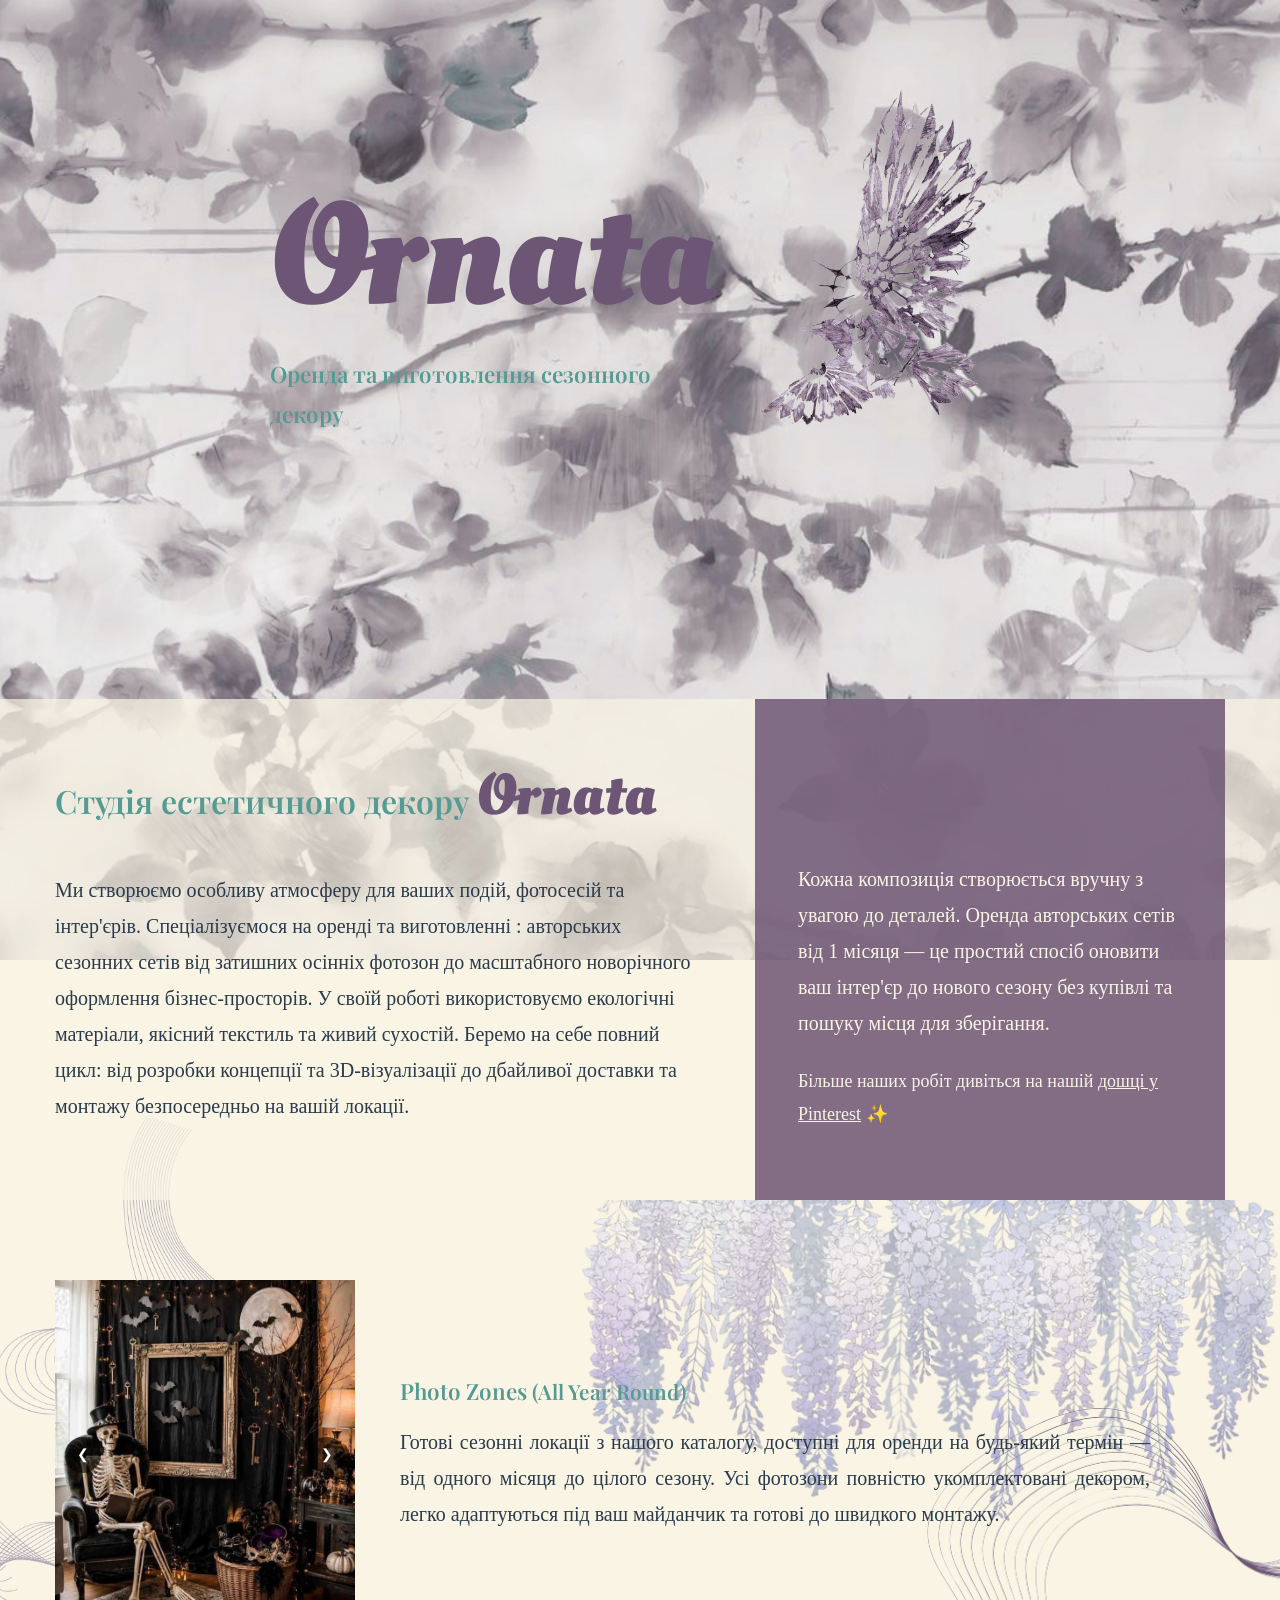
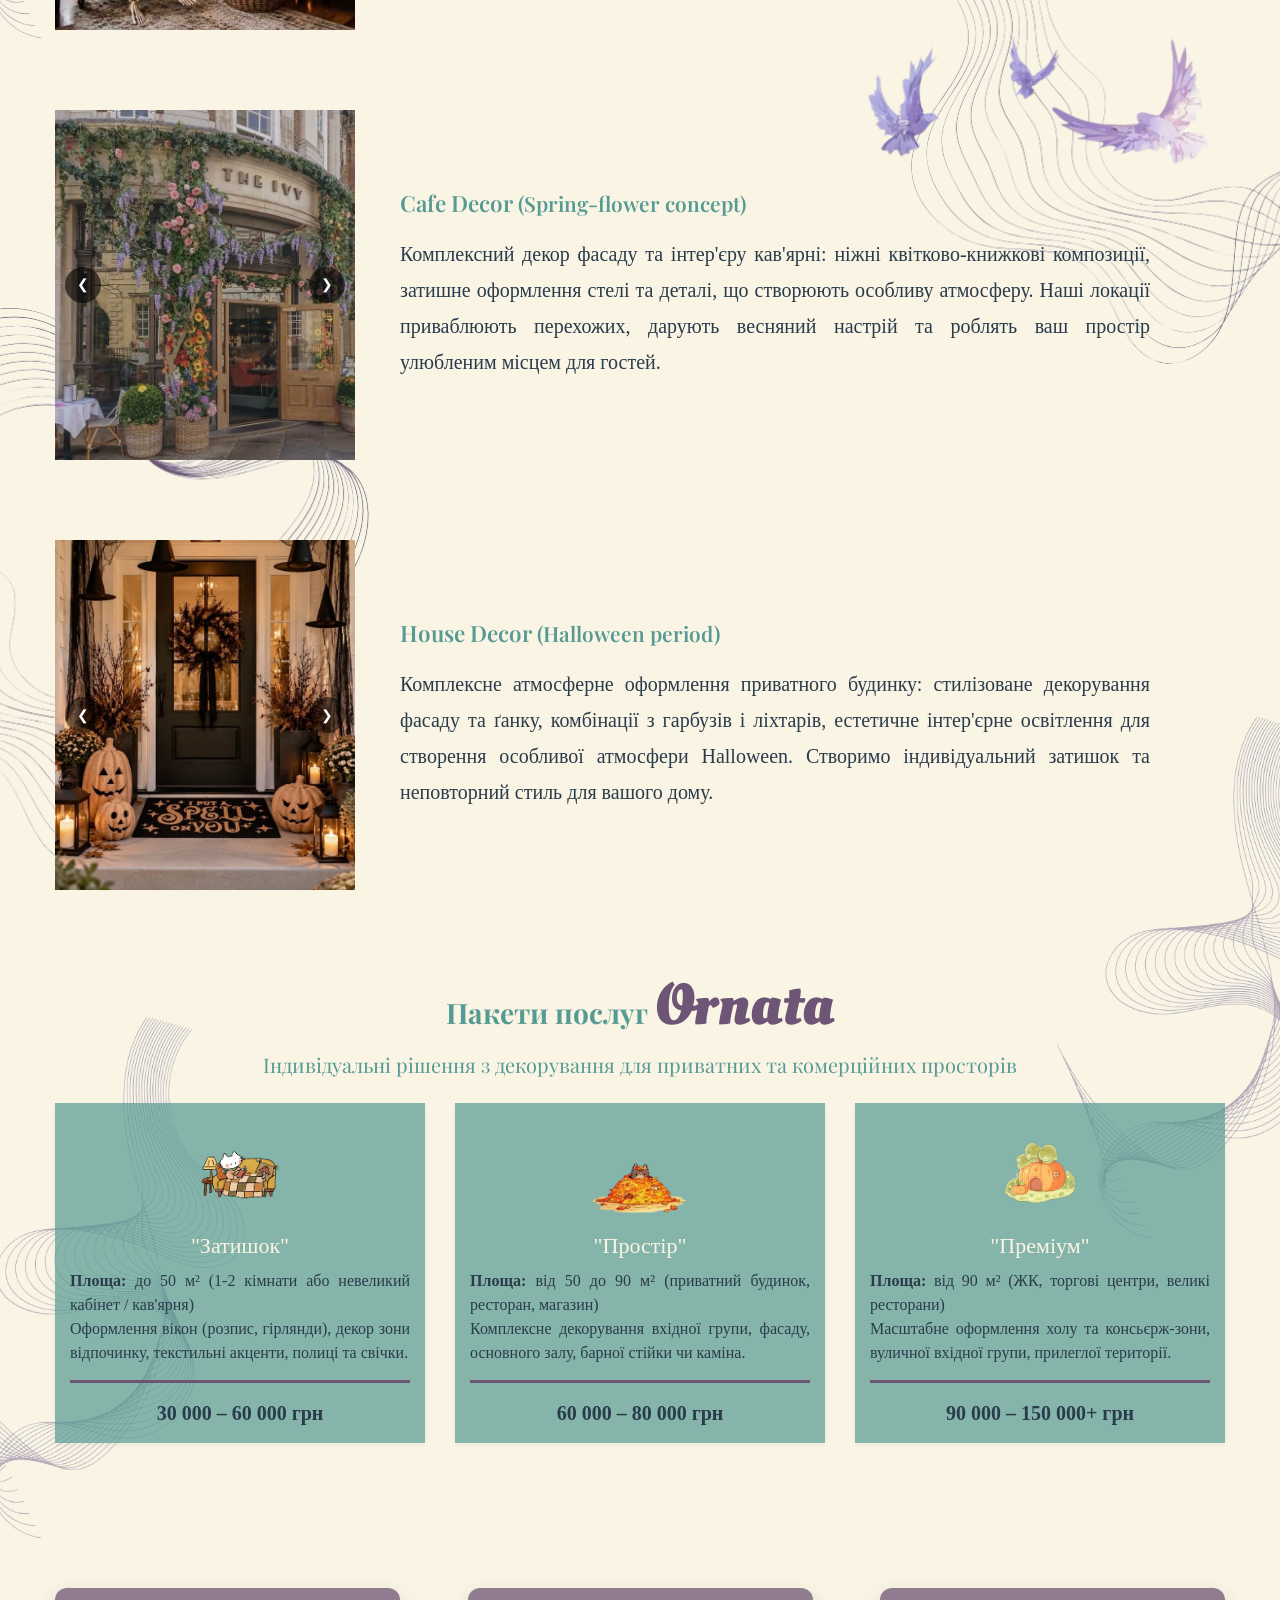
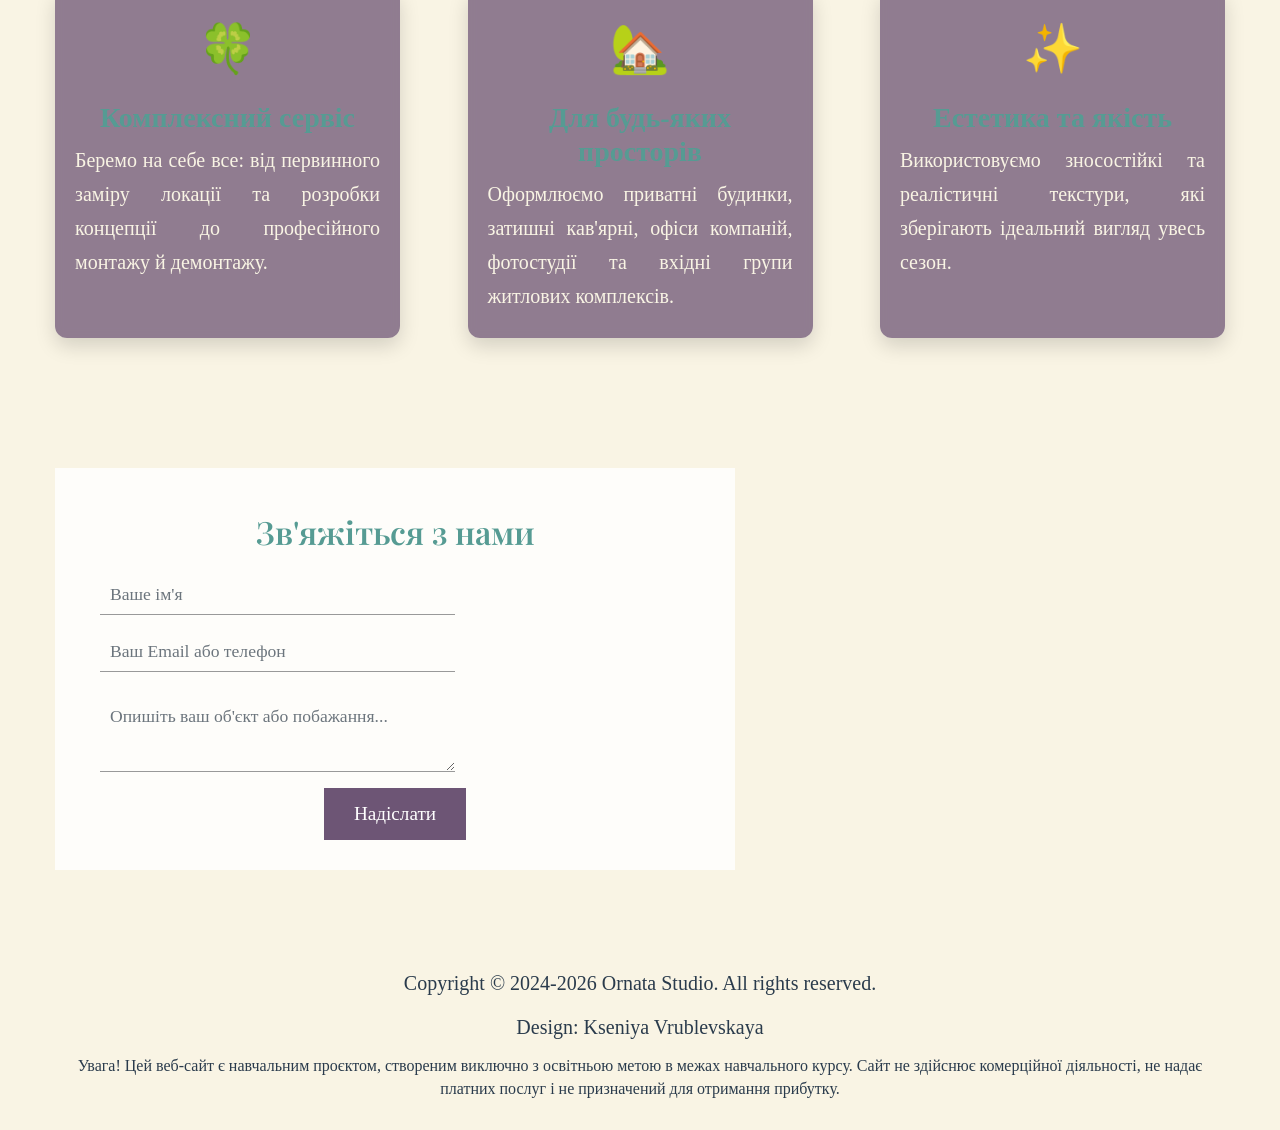
<file: index.html>
<!DOCTYPE html>
<html lang="uk">
  <head>
	  <!-- Google tag (gtag.js) -->
<script async src="https://www.googletagmanager.com/gtag/js?id=G-9XRPGL5DS2"></script>
<script>
  window.dataLayer = window.dataLayer || [];
  function gtag(){dataLayer.push(arguments);}
  gtag('js', new Date());

  gtag('config', 'G-9XRPGL5DS2');
</script>
    <meta charset="UTF-8" />
    <meta name="viewport" content="width=device-width, initial-scale=1.0" />
    <meta http-equiv="X-UA-Compatible" content="ie=edge" />
    <link rel="stylesheet" href="https://fonts.googleapis.com/css?family=Open+Sans:400,600" />
    <link rel="preconnect" href="https://fonts.googleapis.com">
<link rel="preconnect" href="https://fonts.gstatic.com" crossorigin>
<link href="https://fonts.googleapis.com/css2?family=Oleo+Script+Swash+Caps:wght@700&display=swap" rel="stylesheet">
    <link rel="stylesheet" href="css/bootstrap.min.css" />
	<link rel="preconnect" href="https://fonts.googleapis.com">
<link rel="preconnect" href="https://fonts.gstatic.com" crossorigin>
<link href="https://fonts.googleapis.com/css2?family=Playfair+Display:ital,wght@0,400..900;1,400..900&display=swap" rel="stylesheet">
    <link rel="stylesheet" href="css/templatemo-style.css" />
    <title>Ornata</title>
    
<!--
Ornata
-->
  </head>
  <body>
    <!-- Welcome Section -->
    <section id="tmWelcome" class="parallax-window" data-parallax="scroll" data-image-src="img/Ornatabackground.png">
      <div class="container-fluid tm-brand-container-outer">
        <div class="row">
          <div class="col-12">
            <!-- Logo -->
            <div class="mx-auto text-#569b93; tm-brand-container-inner">
              <div class="tm-brand-container text-center" style="display: flex; align-items: center; justify-content: center; gap: 30px;">
                <div class="tm-brand-container text-center" style="display: flex; align-items: center; justify-content: center; gap: 40px;">
                <div style="display: block; text-align: left;">
                    <h1 class="tm-brand-name">Ornata</h1>
                    <p class="tm-brand-description mb-0">Оренда та виготовлення сезонного декору</p>
                </div>
                <img src="img/Ornata logo.png" alt="Ornata Logo" style="max-height: 350px; width: auto; flex-shrink: 0; margin-top: -80px;">
            </div>
              </div>
            </div>
          </div>
        </div>

     <div style="background-color: #f9f4e4B0;" class= "tm-welcome-container">
        <div class="container-fluid">
          <div class="row h-100">
            <!-- Welcome Text -->
            <!-- White transparent bg -->
            <div class="col-md-7 tm-welcome-left-col">
              <div class="tm-welcome-left">
                <h2 class="tm-welcome-title">Студія естетичного декору <span class="brand-accent">Ornata</span></h2>
                <p class="pb-0">
                  Ми створюємо особливу атмосферу для ваших подій, фотосесій та інтер'єрів. Спеціалізуємося на оренді та виготовленні : авторських сезонних сетів від затишних осінніх фотозон до масштабного новорічного оформлення бізнес-просторів.
                   У своїй роботі використовуємо екологічні матеріали, якісний текстиль та живий сухостій. 
				   Беремо на себе повний цикл: від розробки концепції та 3D-візуалізації до дбайливої доставки та монтажу безпосередньо на вашій локації.
				   </p>
              </div>
            </div>
            <!-- Brown bg -->
            <div class="col-md-5"> 
              <div class="tm-welcome-right">
			   <i class="fas fa-4x fa-address-card p-3 tm-welcome-icon"></i>
                <p class="mb-0">
                 Кожна композиція створюється вручну з увагою до деталей. 
				 Оренда авторських сетів від 1 місяця — це простий спосіб оновити ваш інтер'єр до нового сезону без купівлі та пошуку місця для зберігання.
        <p class="mt-4 mb-0" style="font-size: 18px;">
            Більше наших робіт дивіться на нашій <a href="https://pin.it/2Iw46iLky" target="_blank" style="color: #f9f4e4; text-decoration: underline;">дошці у Pinterest</a> ✨
        </p>
    </div>
</div>
                </p>
              </div>
            </div>
          </div>
        </div>
      </div>
    </section>
    <!-- End Welcome section -->

    <!-- Portfolio section -->
    <section id="tmPortfolio">
      <div class="container-fluid">
        <div class="row">
          <div class="col-12">
           <div class="tm-portfolio-item">
  <!-- Блок слайдера #1 -->
  <div class="tm-portfolio-name text-white p-0 position-relative" style="overflow: hidden; width: 300px; height: 350px; min-width: 300px;">
    
    <!-- Слайд 1 -->
    <div class="mySlides-1" style="display: block; width: 100%; height: 100%;">
      <img src="img/9-11.jpg" style="width: 100%; height: 100%; object-fit: cover;">
    </div>

    <!-- Слайд 2 -->
    <div class="mySlides-1" style="display: none; width: 100%; height: 100%;">
      <img src="img/12-2.jpg" style="width: 100%; height: 100%; object-fit: cover;">
    </div>

    <!-- Слайд 3 -->
    <div class="mySlides-1" style="display: none; width: 100%; height: 100%;">
      <img src="img/3-5.jpg" style="width: 100%; height: 100%; object-fit: cover;">
    </div>

    <!-- Слайд 4 -->
    <div class="mySlides-1" style="display: none; width: 100%; height: 100%;">
      <img src="img/6-8.jpg" style="width: 100%; height: 100%; object-fit: cover;">
    </div>

    <!-- Стрелка ВЛЕВО -->
    <button type="button" onclick="plusSlides(-1, 1)" style="position: absolute; top: 50%; left: 10px; transform: translateY(-50%); background: rgba(0,0,0,0.6); color: white; border: none; border-radius: 50%; width: 36px; height: 36px; cursor: pointer; z-index: 10; font-size: 14px; line-height: 1;">
      &#10094;
    </button>

    <!-- Стрелка ВПРАВО -->
    <button type="button" onclick="plusSlides(1, 1)" style="position: absolute; top: 50%; right: 10px; transform: translateY(-50%); background: rgba(0,0,0,0.6); color: white; border: none; border-radius: 50%; width: 36px; height: 36px; cursor: pointer; z-index: 10; font-size: 14px; line-height: 1;">
      &#10095;
    </button>

  </div>

  <div class="tm-portfolio-description">
                <h3 class="tm-brand-description">
                  Photo Zones
                  <span class="tm-title-small">(All Year Round)</span>
                </h3>
                <p class="mb-0">
                 Готові сезонні локації з нашого каталогу, доступні для оренди на будь-який термін — від одного місяця до цілого сезону. 
				 Усі фотозони повністю укомплектовані декором, легко адаптуються під ваш майданчик та готові до швидкого монтажу.
                </p>
              </div>
            </div>

            <div class="tm-portfolio-item">
    
    <!-- блок с каруселью #2 -->
    <div class="tm-portfolio-name text-white p-0 position-relative" style="overflow: hidden; width: 300px; height: 350px; min-width: 300px;">
      
      <!-- Слайд 1 -->
      <div class="mySlides-2" style="display: block; width: 100%; height: 100%;">
        <img src="img/sp4.jpg" style="width: 100%; height: 350px; object-fit: cover;">
      </div>

      <!-- Слайд 2 -->
      <div class="mySlides-2" style="display: none; width: 100%; height: 100%;">
        <img src="img/sp2.jpg" style="width: 100%; height: 350px; object-fit: cover;">
      </div>

      <!-- Слайд 3 -->
      <div class="mySlides-2" style="display: none; width: 100%; height: 100%;">
        <img src="img/sp3.jpg" style="width: 100%; height: 350px; object-fit: cover;">
      </div>

      <!-- Слайд 4 -->
      <div class="mySlides-2" style="display: none; width: 100%; height: 100%;">
        <img src="img/sp1.jpg" style="width: 100%; height: 350px; object-fit: cover;">
      </div>

      <!-- Стрелка ВЛЕВО -->
      <button type="button" onclick="plusSlides(-1, 2)" style="position: absolute; top: 50%; left: 10px; transform: translateY(-50%); background: rgba(0,0,0,0.6); color: white; border: none; border-radius: 50%; width: 36px; height: 36px; cursor: pointer; z-index: 10; font-size: 14px; line-height: 1;">
        &#10094;
      </button>

      <!-- Стрелка ВПРАВО -->
      <button type="button" onclick="plusSlides(1, 2)" style="position: absolute; top: 50%; right: 10px; transform: translateY(-50%); background: rgba(0,0,0,0.6); color: white; border: none; border-radius: 50%; width: 36px; height: 36px; cursor: pointer; z-index: 10; font-size: 14px; line-height: 1;">
        &#10095;
      </button>
	  </div>

    <div class="tm-portfolio-description">
        <h3 class="tm-brand-description">
            Cafe Decor 
            <span class="tm-title-small">(Spring-flower сoncept)</span>
        </h3>
        <p class="mb-0">
		Комплексний декор фасаду та інтер'єру кав'ярні: ніжні квітково-книжкові композиції,
		затишне оформлення стелі та деталі, що створюють особливу атмосферу. 
		Наші локації приваблюють перехожих, дарують весняний настрій та роблять ваш простір улюбленим місцем для гостей.
		</p>
    </div>
</div>

            <div class="tm-portfolio-item">

            <!-- блок с каруселью 3 -->
<div class="tm-portfolio-name text-white p-0 position-relative" style="overflow: hidden; width: 300px; height: 350px; min-width: 300px;">

    <!-- Слайд 1 -->
    <div class="mySlides-3" style="display: block; width: 100%; height: 100%;">
        <img src="img/Halloween front door.jpg" style="width: 100%; height: 350px; object-fit: cover;">
    </div>

    <!-- Слайд 2 -->
    <div class="mySlides-3" style="display: none; width: 100%; height: 100%;">
        <img src="img/Halloween TV stand.jpg" style="width: 100%; height: 350px; object-fit: cover;">
    </div>

    <!-- Слайд 3 -->
    <div class="mySlides-3" style="display: none; width: 100%; height: 100%;">
        <img src="img/Halloween Tree Decorations.jpg" style="width: 100%; height: 350px; object-fit: cover;">
    </div>
	
	 <!-- Слайд 4 -->
      <div class="mySlides-3" style="display: none; width: 100%; height: 100%;">
        <img src="img/Halloween room.jpg" style="width: 100%; height: 350px; object-fit: cover;">
      </div>
	  
	  <!-- Слайд 5 -->
      <div class="mySlides-3" style="display: none; width: 100%; height: 100%;">
        <img src="img/Halloween Outdoor.jpg" style="width: 100%; height: 350px; object-fit: cover;">
      </div>

    <!-- Стрелка ВЛЕВО -->
<button type="button" onclick="plusSlides(-1, 3)" style="position: absolute; top: 50%; left: 10px; transform: translateY(-50%); width: 36px; height: 36px; min-width: 36px; min-height: 36px; border-radius: 50%; background: rgba(0,0,0,0.5); color: white; border: none; outline: none; display: flex; align-items: center; justify-content: center; font-size: 14px; cursor: pointer; z-index: 10; box-sizing: border-box;">
    &#10094;
</button>

<!-- Стрелка ВПРАВО -->
<button type="button" onclick="plusSlides(1, 3)" style="position: absolute; top: 50%; right: 10px; transform: translateY(-50%); width: 36px; height: 36px; min-width: 36px; min-height: 36px; border-radius: 50%; background: rgba(0,0,0,0.5); color: white; border: none; outline: none; display: flex; align-items: center; justify-content: center; font-size: 14px; cursor: pointer; z-index: 10; box-sizing: border-box;">
    &#10095;
</button>

     </div>
              <div class="tm-portfolio-description">
                <h3 class="tm-brand-description">
                  House Decor
                  <span class="tm-title-small">(Halloween period)</span>
                </h3>
                <p class="mb-0">
                 Комплексне атмосферне оформлення приватного будинку: стилізоване декорування фасаду та ґанку, 
				 комбінації з гарбузів і ліхтарів, естетичне інтер'єрне освітлення для створення особливої атмосфери Halloween. 
				 Створимо індивідуальний затишок та неповторний стиль для вашого дому.
                </p>
              </div>
            </div>

            <!-- Блок пакетів послуг -->
		<div style="width: 100%; margin-top: 30px; margin-bottom: 20px; text-align: center;">
    <h2 style="font-size: 28px; font-weight: bold; margin-bottom: 5px;">Пакети послуг  <span class="brand-accent">Ornata</span></h2>
    <p style="color: #777; font-size: 15px; margin: 0;">
        <p <span class="brand-accent-playfair">Індивідуальні рішення з декорування для приватних та комерційних просторів</span></p>
    </p>
</div>
<div class="tm-portfolio-item" style="display: flex; justify-content: space-between; gap: 30px; width: 100%; align-items: stretch; margin-bottom: 50px;">

    <!-- Пакет 1: Затишок -->
<div class="tm-price-card">
    <div class="tm-price-card-img-box">
        <img src="img/Cozy.png" alt="Затишок" class="tm-price-card-img">
    </div>
    <h3 class="tm-price-card-title"><span class="tm-price-title-color">"Затишок"</span></h3>
    <p class="tm-price-card-text">
        <strong>Площа:</strong> до 50 м² (1-2 кімнати або невеликий кабінет / кав'ярня)<br>
        Оформлення вікон (розпис, гірлянди), декор зони відпочинку, текстильні акценти, полиці та свічки.
    </p>
    <div class="tm-price-card-footer">
        <span class="tm-price-card-price">30 000 – 60 000 грн</span>
    </div>
</div>

   <!-- Пакет 2: Простір -->
<div class="tm-price-card">
    <div class="tm-price-card-img-box">
        <img src="img/Space.png" alt="Простір" class="tm-price-card-img">
    </div>
    <h3 class="tm-price-card-title"><span class="tm-price-title-color">"Простір"</span></h3>
    <p class="tm-price-card-text">
        <strong>Площа:</strong> від 50 до 90 м² (приватний будинок, ресторан, магазин)<br>
        Комплексне декорування вхідної групи, фасаду, основного залу, барної стійки чи каміна.
    </p>
    <div class="tm-price-card-footer">
        <span class="tm-price-card-price">60 000 – 80 000 грн</span>
    </div>
</div>

    <!-- Пакет 3: Преміум -->
<div class="tm-price-card">
    <div class="tm-price-card-img-box">
        <img src="img/Premium.png" alt="Преміум" class="tm-price-card-img">
    </div>
    <h3 class="tm-price-card-title"><span class="tm-price-title-color">"Преміум"</span></h3>
    <p class="tm-price-card-text">
        <strong>Площа:</strong> від 90 м² (ЖК, торгові центри, великі ресторани)<br>
        Масштабне оформлення холу та консьєрж-зони, вуличної вхідної групи, прилеглої території.
    </p>
    <div class="tm-price-card-footer">
        <span class="tm-price-card-price">90 000 – 150 000+ грн</span>
    </div>
</div>

</div>
        </div>
      </div>
    </section>
    <!-- End portfolio section -->

    <!-- Contact section -->
    <div id="tmContact" class="parallax-window" data-parallax="scroll" data-image-src="img/Ornatabackground.png">
      <div class="container-fluid">
        <div class="row">
          <div class="col-12">
            <div class="tm-contact-items-container">
              <div class="tm-contact-item">
                <div style="text-align: center; font-size: 3rem; margin-bottom: 10px;">🍀</div>
                <h3 class="mt-3 mb-2">Комплексний сервіс</h3>
                <p class="mb-0">
                  Беремо на себе все: від первинного заміру локації та розробки концепції до професійного монтажу й демонтажу.
                </p>
              </div>
			  
              <div class="tm-contact-item">
                <div style="text-align: center; font-size: 3rem; margin-bottom: 10px;">🏡</div>
                <h3 class="mt-3 mb-2">Для будь-яких просторів</h3>
                <p class="mb-0">
                  Оформлюємо приватні будинки, затишні кав'ярні, офіси компаній, фотостудії та вхідні групи житлових комплексів.
                </p>
              </div>

              <div class="tm-contact-item">
                <div style="text-align: center; font-size: 3rem; margin-bottom: 10px;">✨</div>
                <h3 class="mt-3 mb-2">Естетика та якість</h3>
                <p class="mb-0">
                  Використовуємо зносостійкі та реалістичні текстури, які зберігають ідеальний вигляд увесь сезон.
                </p>
              </div>
            </div>
          </div>
        </div>

        <div class="row">
          <div class="col-12">
            <form
              action="index.html"
              method="POST"
              id="tmContactForm"
              class="tm-bg-white-transparent"
            >
			<h2 class="text-center mb-4">Зв'яжіться з нами</h2>
              <div class="form-group">
                <input
                  type="text"
                  id="contact_name"
                  name="contact_name"
                  class="form-control rounded-0 border-top-0 border-right-0 border-left-0"
                  placeholder="Ваше ім'я"
                  required
                />
              </div>
              <div class="form-group">
                <input
                  type="email"
                  id="contact_email"
                  name="contact_email"
                  class="form-control rounded-0 border-top-0 border-right-0 border-left-0"
                  placeholder="Ваш Email або телефон"
                  required
                />
              </div>
              <div class="form-group">
                <textarea
                  rows="2"
                  id="contact_message"
                  name="contact_message"
                  class="form-control rounded-0 border-top-0 border-right-0 border-left-0"
                  placeholder="Опишіть ваш об'єкт або побажання..."
                  required
                ></textarea>
              </div>
              <div class="text-center">
                <button
                  type="submit"
                  class="btn tm-btn-submit rounded-0 text-white"
				  style="background-color: #6d5575; border: none;"
                >
                  Надіслати
                </button>
              </div>
            </form>
          </div>
        </div>
        <!-- row -->
        <div class="row">
          <footer class="col-12">
            <p class="text-center tm-copyright-text">
            Copyright © 2024-2026 Ornata Studio. All rights reserved.
				<span style="display: block; margin-top: 8px;">Design: Kseniya Vrublevskaya</span>
           <small style="display: block; margin-top: 10px; line-height: 1.4;">
        Увага! Цей веб-сайт є навчальним проєктом, створеним виключно з освітньою метою в межах навчального курсу. Сайт не здійснює комерційної діяльності, не надає платних послуг і не призначений для отримання прибутку.
           </small>
            </p>
          </footer>
        </div>
      </div>
      <!-- container -->
    </div>
    <!-- section -->
    <script src="js/jquery.min.js"></script>
    <script src="js/parallax.min.js"></script>
    <script>
let slideIndices = [1, 1, 1, 1];

// Показываем первые картинки во всех слайдерах при загрузке
document.addEventListener("DOMContentLoaded", function() {
  showSlides(1, 1);
  showSlides(1, 2);
  showSlides(1, 3);
});

function plusSlides(n, no) {
  showSlides(slideIndices[no - 1] += n, no);
}

function showSlides(n, no) {
  let slides = document.getElementsByClassName("mySlides-" + no);
  if (slides.length === 0) return;
  if (n > slides.length) { slideIndices[no - 1] = 1; }
  if (n < 1) { slideIndices[no - 1] = slides.length; }
  for (let i = 0; i < slides.length; i++) {
    slides[i].style.display = "none";
  }
  slides[slideIndices[no - 1] - 1].style.display = "block";
}
</script>
  </body>
</html>
</file>
<file: css/templatemo-style.css>
/**

Ornata Profile Page

https://templatemo.com/tm-530-mini-profile


Color Codes
------------
purple: #6d5575;
green: #569b93;
text blue: #2a3b4c;
light-beige: #f9f4e4;

*/

html {
  -webkit-font-smoothing: antialiased;
  scroll-behavior: smooth;
}

body {
  font-family: "Georgia", serif;
  font-size: 20px;
  font-weight: 400;
  color: #2a3b4c;
  overflow-x: hidden;
  background-color: #f9f4e4;
background-image: 
        url('../img/Ornata_line.png'), 
        url('../img/Ornata_line2.png'), 
        url('../img/Ornata_line.png'),
        url('../img/Ornata_line2.png'), 
        url('../img/Ornata_line.png');
    
    background-repeat: no-repeat, no-repeat, no-repeat, no-repeat, no-repeat;
    
    background-position: 
        left -180px top 1100px, 
        left -180px top 1900px, 
        left -180px top 2600px,
        right -180px top 1400px, 
        right -200px top 2300px;
        
    background-size: 550px auto, 550px auto, 550px auto, 550px auto, 550px auto;
}
h1.tm-brand-name {
  font-family: "Oleo Script Swash Caps", system-ui;
  font-weight: 800;
  font-size: 150px;
  font-style: normal;
  color: #6d5575;
}

.brand-accent {
  font-family: "Oleo Script Swash Caps", system-ui;
  font-weight: 700;
  font-size: 60px;
  font-style: normal;
  color: #6d5575;
}

h2, .tm-welcome-title, .tm-brand-description {
    font-family: "Playfair Display", serif;
    font-weight: 600;
	color: #569b93;
}	
	.brand-accent-playfair {
    font-family: "Playfair Display", serif;
    font-weight: 400;
	color: #569b93;
}

.tm-price-title-color {
    color: #f9f4e4;
}

a,
button {
  transition: all 0.3s ease;
}

a:hover {
  text-decoration: none;
}

.container-fluid {
  max-width: 1200px;
}

.tm-bg-black-transparent {
  background-color: rgba(0, 0, 0, 0.5);
}

.tm-bg-white-transparent {
  background-color: rgba(255, 255, 255, 0.8);
}

.tm-bg-green {
  background-color: #98cb00;
}

.tm-bg-orange {
  background-color: #cc6733;
}

.tm-bg-blue {
  background-color: #3398cc;
}

.tm-bg-dark-gray {
  background-color: #676767;
}

/*
  Welcome section
*/
#tmWelcome {
  position: relative;
  display: flex;
  align-items: center;
  justify-content: center;
}

.tm-brand-container-outer {
  margin-top: -600px;
  padding: 120px;
  width: 100%;
}

.tm-brand-container-inner {
  max-width: 580px;
  width: 100%;
  text-align: center;
}

.tm-brand-container {
  padding: 0;
}

.tm-brand-name {
  font-size: 3.8rem;
}

.tm-brand-description {
  font-size: 1.4rem;
}

.parallax-window {
  min-height: 1200px;
  background: transparent;
}

#tmContact {
  min-height: 1197px;
}

.tm-welcome-container {
  min-height: 400px;
  position: absolute;
  bottom: 0;
  left: 0;
  width: 100%;
  display: flex;
  align-items: stretch;
}

.tm-welcome-title {
  margin-bottom: 40px;
}

.tm-welcome-left {
  padding-right: 30px;
  padding-top: 50px;
  padding-bottom: 50px;
}

.tm-welcome-left-col {
  display: flex;
  align-items: center;
}

.tm-welcome-right {
  color: #f9f4e4;
  background-color: #6d5575D9;
  padding: 80px 43px 70px;
  height: 100%;
}

.tm-welcome-icon {
  margin-bottom: 50px;
  display: block;
  text-align: center;
}

/*
  Portfolio section
*/

#tmPortfolio {
  padding-top: 80px;
}

.tm-portfolio-item {
  display: flex;
  align-items: center;
  margin-bottom: 80px;
}

.tm-portfolio-name {
  width: 330px;
  height: 220px;
  font-size: 2rem;
  padding: 70px 95px;
  display: flex;
  align-items: center;
  text-align: center;
}

.tm-portfolio-description {
  width: calc(100% - 330px);
  padding: 20px 45px;
  text-align: justify;
}

.tm-portfolio-description h3 {
  margin-bottom: 20px;
}

.tm-text-green {
  color: #98cb00;
}

.tm-text-orange {
  color: #cc6733;
}

.tm-text-blue {
  color: #3398cc;
}

.tm-text-dark-gray {
  color: #676767;
}

.tm-price-card {
    flex: 1;
    background: #569b93B5;
    padding: 15px;
    box-shadow: 0 2px 5px rgba(0,0,0,0.05);
}

.tm-price-card-img-box {
    text-align: center;
    height: 110px;
    display: flex;
    align-items: center;
    justify-content: center;
	margin-bottom: 5px;
}

.tm-price-card-img {
    max-height: 100px;
    width: auto;
    object-fit: contain;
}

.tm-price-card-title {
    text-align: center;
    font-size: 22px;
    margin-bottom: 10px;
}

.tm-price-card-text {
    font-size: 16px;
    margin-bottom: 15px;
    line-height: 1.5;
	text-align: justify;
}

.tm-price-card-footer {
    border-top: 3px solid #6d5575;
    padding-top: 15px;
    text-align: center;
}

.tm-price-card-price {
    font-size: 20px;
    font-weight: bold;
}

.tm-title-small {
  font-size: 1.3rem;
}

p {
  line-height: 1.8;
}

/*
  Contact section
*/

#tmContact {
  padding-top: 95px;
}

.tm-contact-item {
  width: 33.3334%;
  max-width: 345px;
  height: auto;
  min-height: 280px;
  margin-right: 35px;
  background-color: rgba(109, 85, 117, 0.75) !important;
  backdrop-filter: blur(5px);
  border-radius: 12px;
  padding: 25px 20px !important;                       
  box-shadow: 0 8px 20px rgba(0, 0, 0, 0.15);
}

.tm-contact-item h3 {
    color: #569b93;
    font-weight: bold;
    text-align: center;
}

.tm-contact-item p {
    color: #f9f4e4;
    text-align: justify !important;
    line-height: 1.7;
}

.tm-contact-item:last-child {
  margin-right: 0;
}

.tm-contact-items-container {
  display: flex;
  justify-content: space-between;
  margin-bottom: 130px;
}

.tm-contact-item-icon {
  margin-bottom: 45px;
  width: 100%;
  height: 160px;
  display: flex;
  align-items: center;
  justify-content: center;
}

#tmContactForm {
  width: 100%;
  max-width: 680px;
  padding: 45px 45px 30px;
  margin-bottom: 95px;
}

.form-group {
  max-width: 355px;
}

.form-control {
  background: transparent;
  border-color: #999999;
  padding: 15px 10px;
  font-size: 1.1rem;
  margin-bottom: 10px;
}

.tm-btn-submit {
  background-color: #999999;
  padding: 12px 30px;
  font-size: 1.2rem;
}

.tm-btn-submit:focus,
.tm-btn-submit:hover {
  background-color: #676767;
}

.tm-copyright-text {
  margin-bottom: 30px;
}

.tm-link {
  color: #676767;
}

@media (max-width: 1054px) {
  .tm-contact-item-icon {
    margin-bottom: 15px;
  }
}

@media (max-width: 991px) {
  .tm-contact-items-container {
    flex-direction: column;
  }

  .tm-contact-item {
    width: auto;
    max-width: 680px;
    min-height: 0;
    margin-left: auto;
    margin-right: auto;
    margin-bottom: 30px;
  }

  .tm-contact-item:last-child {
    margin-right: auto;
    margin-bottom: 0;
  }

  #tmContactForm {
    margin-left: auto;
    margin-right: auto;
  }
}

@media (max-width: 730px) {
  .tm-portfolio-item {
    flex-direction: column;
  }

  .tm-portfolio-name {
    justify-content: center;
  }

  .tm-portfolio-name,
  .tm-portfolio-description {
    width: 100%;
  }

  .tm-portfolio-description {
    padding: 20px 30px;
  }
}

@media (max-width: 572px) {
  .tm-brand-container {
    padding: 45px;
  }
}

@media (max-width: 443px) {
  .tm-brand-name {
    font-size: 3rem;
  }

  .tm-brand-container {
    padding: 25px;
  }
}

#tmPortfolio::before {
    content: "";
    position: absolute;
    left: auto;
	right: 0;
    top: 0;
    width: 700px;
    height: 700px;
    background-image: url('../img/tree.png');
    background-repeat: no-repeat;
    background-size: contain;
	opacity: 0.5;
    z-index: 0; 
}

#tmPortfolio {
    position: relative;
}

#tmPortfolio::after {
    content: "";
    position: absolute;
    right: 20px;
    top: 400px;
    width: 400px;
    height: 200px;    
    background-image: url('../img/birds.png');
    background-repeat: no-repeat;
    background-size: contain;
    opacity: 0.9;
    z-index: 1;
}

#tmPortfolio {
    position: relative;
}
</file>
